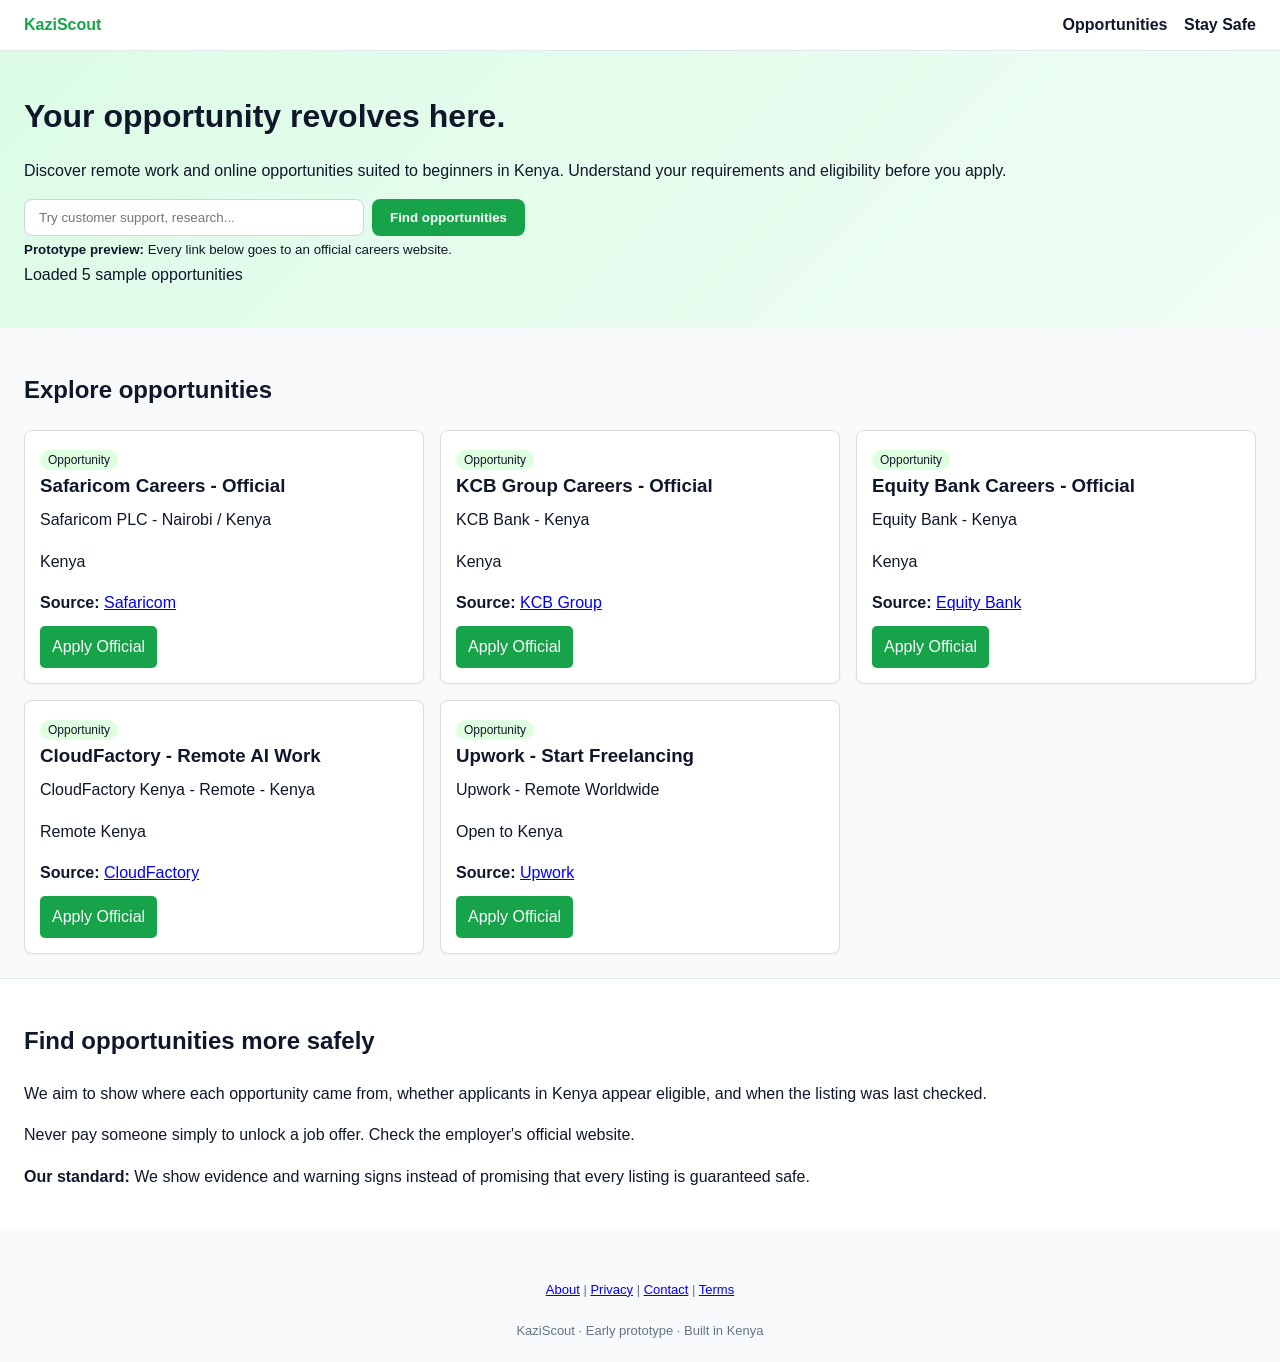
<file: index.html>
<!DOCTYPE html>
<html lang="en">
<head>
  <script async src="https://pagead2.googlesyndication.com/pagead/js/adsbygoogle.js?client=ca-pub-7596877370204478" crossorigin="anonymous"></script>
<meta charset="UTF-8">
<meta name="viewport" content="width=device-width, initial-scale=1.0">
<title>KaziScout</title>
<link rel="stylesheet" href="style.css">
</head>
<body>
<header>
  <div class="logo">KaziScout</div>
  <nav><a href="#jobs">Opportunities</a> <a href="#safe">Stay Safe</a></nav>
</header>
<section class="hero">
  <h1>Your opportunity revolves here.</h1>
  <p>Discover remote work and online opportunities suited to beginners in Kenya. Understand your requirements and eligibility before you apply.</p>
  <form id="search-form">
    <input id="search-input" type="text" placeholder="Try customer support, research...">
    <button type="submit">Find opportunities</button>
  </form>
  <small><strong>Prototype preview:</strong> Every link below goes to an official careers website.</small>
  <div id="search-status"></div>
</section>

<section id="jobs">
  <h2>Explore opportunities</h2>
  <div class="jobs"></div>
</section>

<section id="safe">
  <h2>Find opportunities more safely</h2>
  <p>We aim to show where each opportunity came from, whether applicants in Kenya appear eligible, and when the listing was last checked.</p>
  <p>Never pay someone simply to unlock a job offer. Check the employer's official website.</p>
  <p><strong>Our standard:</strong> We show evidence and warning signs instead of promising that every listing is guaranteed safe.</p>
</section>
<footer style="text-align:center;padding:20px;margin-top:30px">
<a href="about.html">About</a> | <a href="privacy.html">Privacy</a> | <a href="contact.html">Contact</a> | <a href="terms.html">Terms</a>
<br><br>KaziScout · Early prototype · Built in Kenya
</footer>
<script src="script.js"></script>
</body>
</html>
</file>
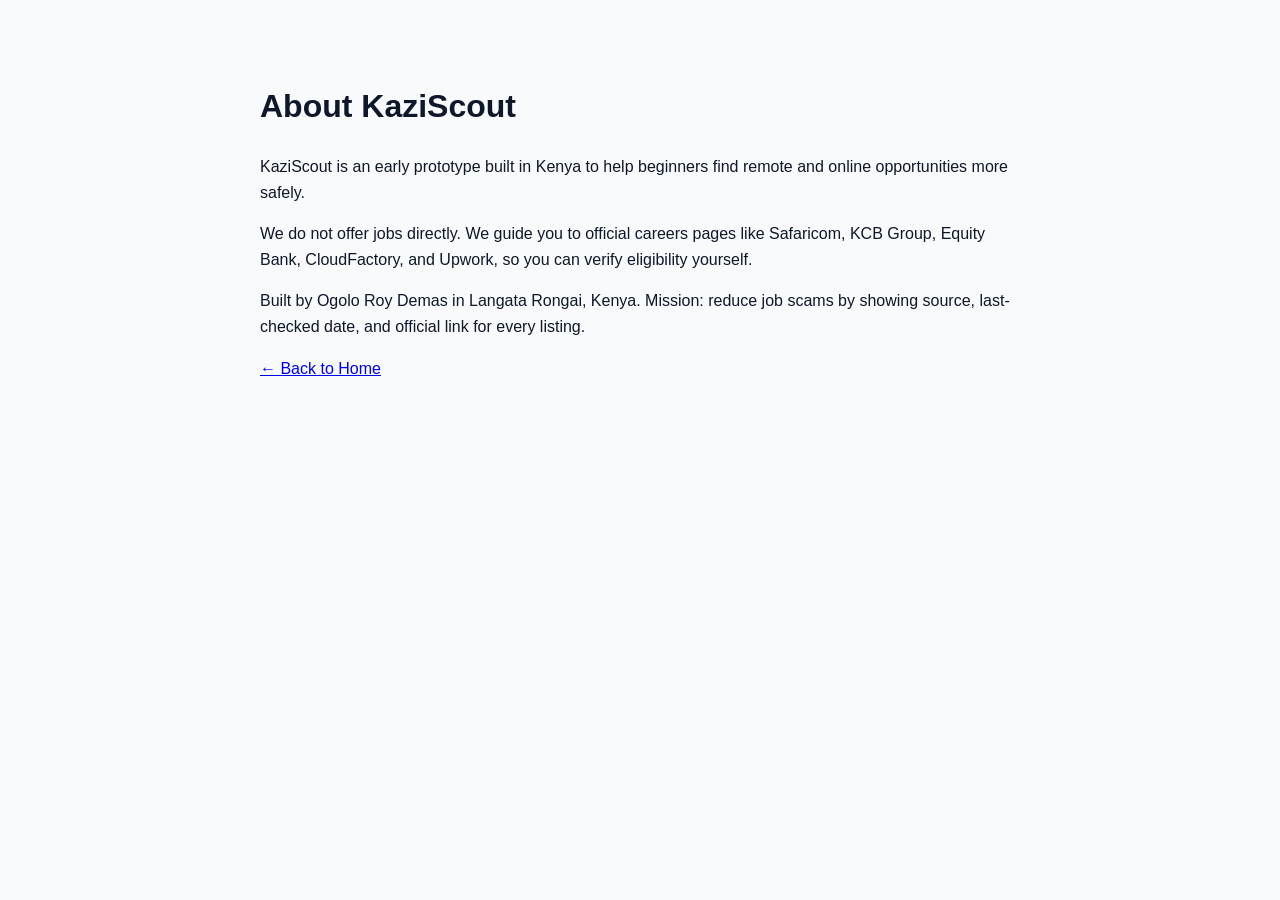
<file: about.html>
<!DOCTYPE html><html><head><title>About - KaziScout</title><link rel="stylesheet" href="style.css"></head>
<body style="max-width:800px;margin:40px auto;padding:20px;font-family:Arial">
<h1>About KaziScout</h1>
<p>KaziScout is an early prototype built in Kenya to help beginners find remote and online opportunities more safely.</p>
<p>We do not offer jobs directly. We guide you to official careers pages like Safaricom, KCB Group, Equity Bank, CloudFactory, and Upwork, so you can verify eligibility yourself.</p>
<p>Built by Ogolo Roy Demas in Langata Rongai, Kenya. Mission: reduce job scams by showing source, last-checked date, and official link for every listing.</p>
<p><a href="index.html">← Back to Home</a></p></body></html>
</file>
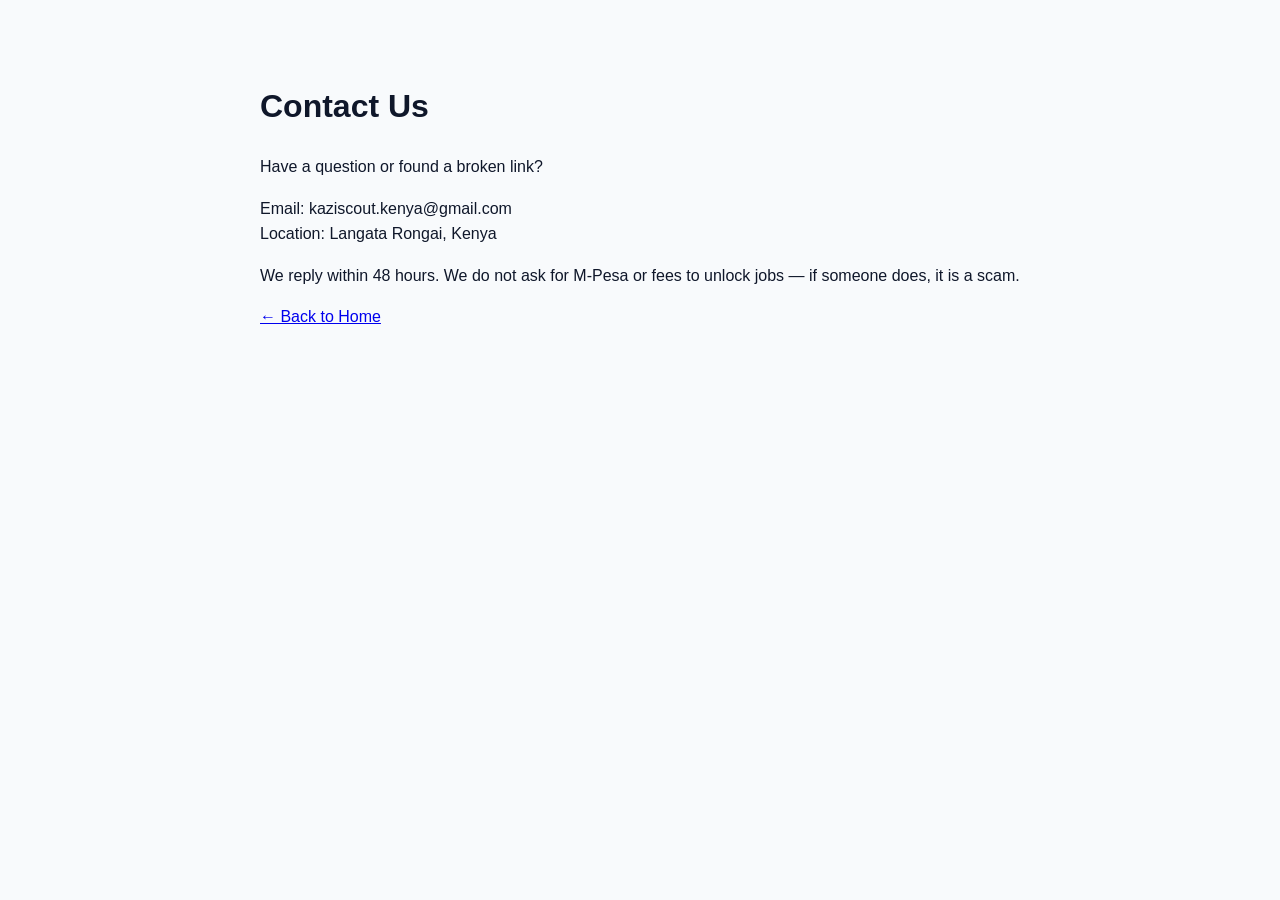
<file: contact.html>
<!DOCTYPE html><html><head><title>Contact - KaziScout</title><link rel="stylesheet" href="style.css"></head>
<body style="max-width:800px;margin:40px auto;padding:20px;font-family:Arial">
<h1>Contact Us</h1>
<p>Have a question or found a broken link?</p>
<p>Email: kaziscout.kenya@gmail.com<br>Location: Langata Rongai, Kenya</p>
<p>We reply within 48 hours. We do not ask for M-Pesa or fees to unlock jobs — if someone does, it is a scam.</p>
<p><a href="index.html">← Back to Home</a></p></body></html>
</file>
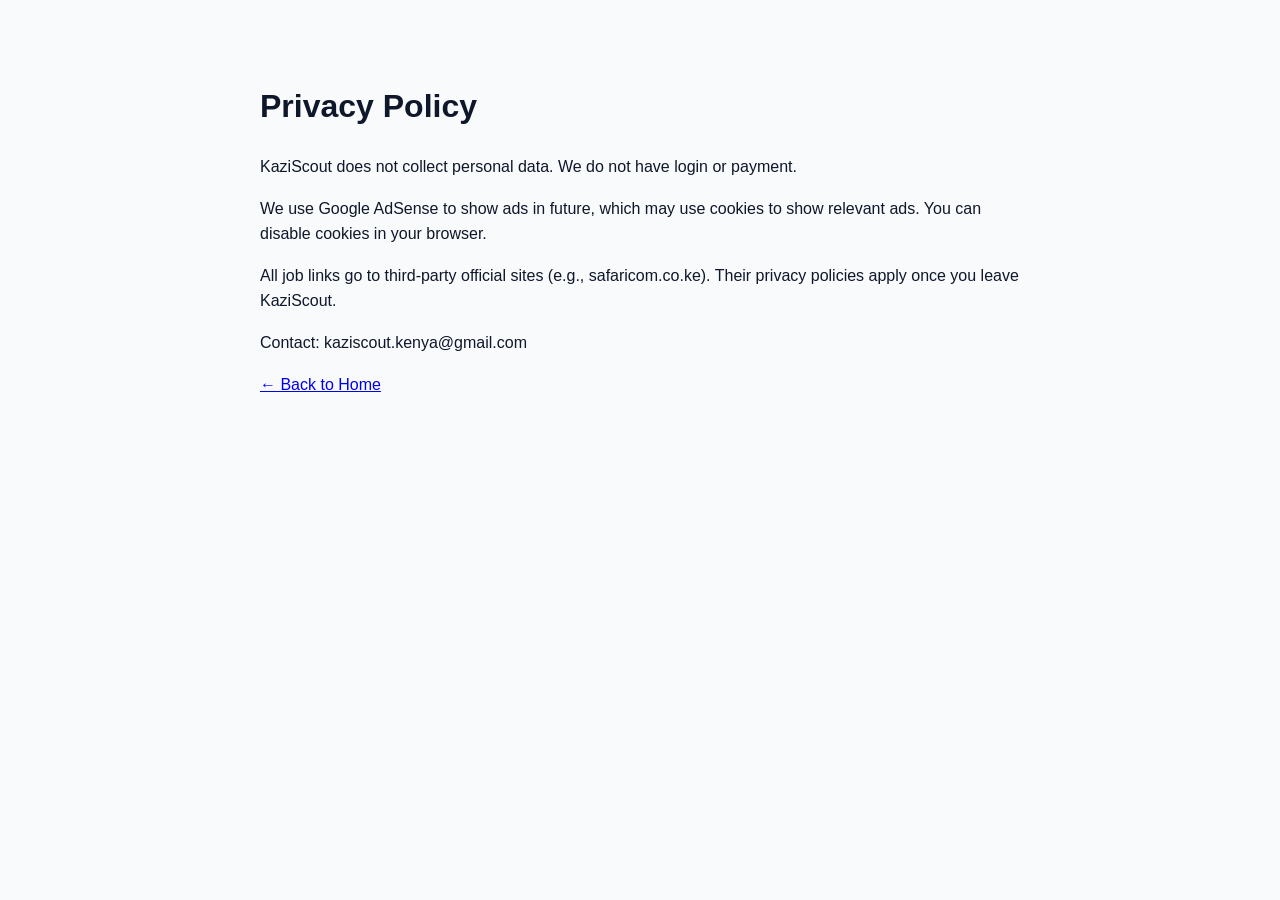
<file: privacy.html>
<!DOCTYPE html><html><head><title>Privacy - KaziScout</title><link rel="stylesheet" href="style.css"></head>
<body style="max-width:800px;margin:40px auto;padding:20px;font-family:Arial">
<h1>Privacy Policy</h1>
<p>KaziScout does not collect personal data. We do not have login or payment.</p>
<p>We use Google AdSense to show ads in future, which may use cookies to show relevant ads. You can disable cookies in your browser.</p>
<p>All job links go to third-party official sites (e.g., safaricom.co.ke). Their privacy policies apply once you leave KaziScout.</p>
<p>Contact: kaziscout.kenya@gmail.com</p>
<p><a href="index.html">← Back to Home</a></p></body></html>
</file>
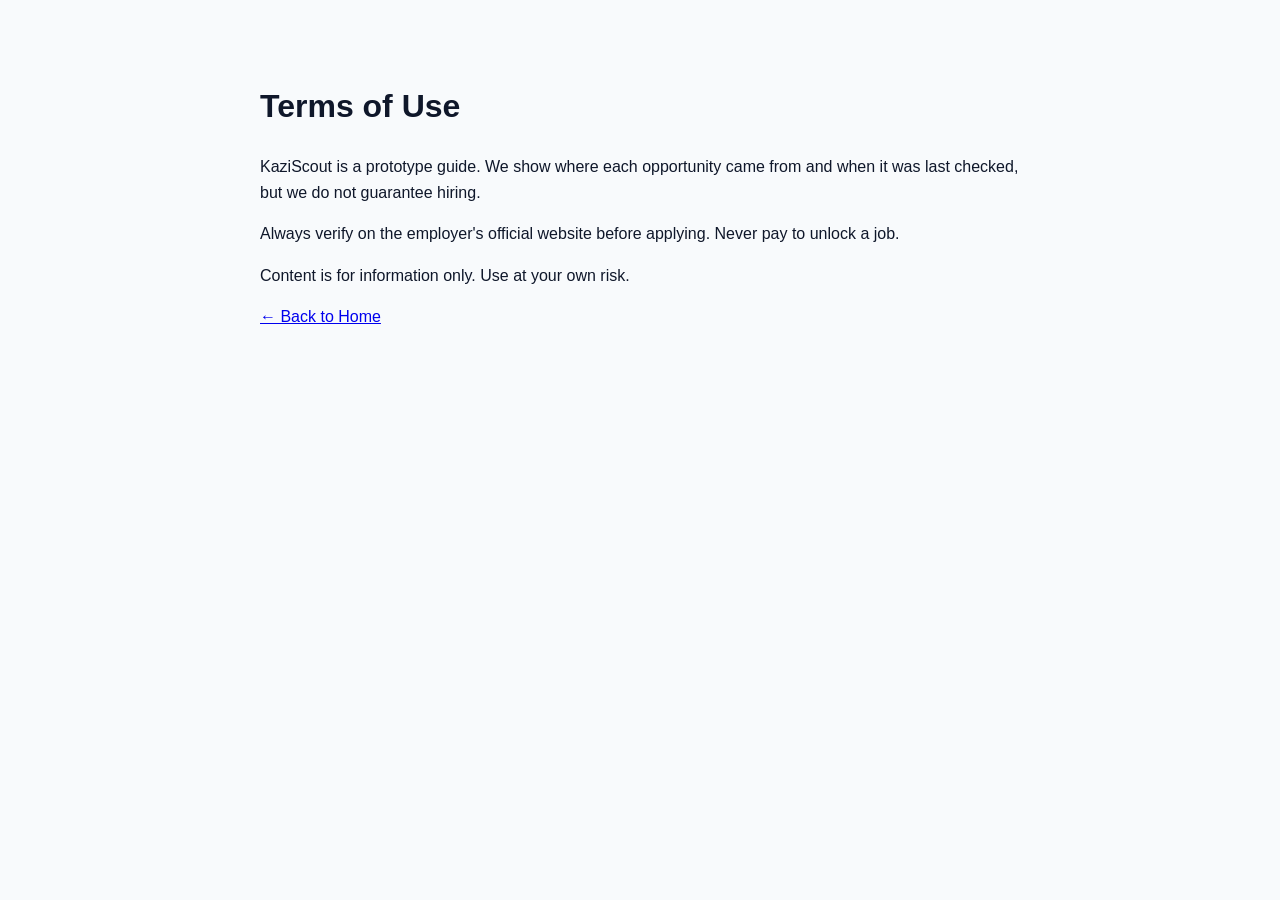
<file: terms.html>
<!DOCTYPE html><html><head><title>Terms - KaziScout</title><link rel="stylesheet" href="style.css"></head>
<body style="max-width:800px;margin:40px auto;padding:20px;font-family:Arial">
<h1>Terms of Use</h1>
<p>KaziScout is a prototype guide. We show where each opportunity came from and when it was last checked, but we do not guarantee hiring.</p>
<p>Always verify on the employer's official website before applying. Never pay to unlock a job.</p>
<p>Content is for information only. Use at your own risk.</p>
<p><a href="index.html">← Back to Home</a></p></body></html>
</file>
<file: style.css>
*{box-sizing:border-box}body{font-family:Arial,sans-serif;margin:0;background:#f8fafc;color:#0f172a;line-height:1.6}
header{background:#ffffff;padding:12px 24px;display:flex;justify-content:space-between;border-bottom:1px solid #e2e8f0;position:sticky;top:0}
.logo{font-weight:800;color:#16a34a}nav a{margin-left:12px;text-decoration:none;color:#0f172a;font-weight:600}
.hero{padding:40px 24px;background:linear-gradient(135deg,#dcfce7,#f0fdf4)}
.hero h1{font-size:32px;margin:0 0 12px}#search-form{margin-top:16px;display:flex;gap:8px}
#search-form input{padding:10px 14px;border:1px solid #cbd5e1;border-radius:8px;flex:1;max-width:340px}
#search-form button{background:#16a34a;color:white;border:none;padding:10px 18px;border-radius:8px;cursor:pointer;font-weight:700}
#jobs{padding:24px}.jobs{display:grid;grid-template-columns:repeat(auto-fill,minmax(300px,1fr));gap:16px;margin-top:16px}
.job-card{background:white;border:1px solid #e2e8f0;border-radius:12px;padding:16px;box-shadow:0 1px 3px rgba(0,0,0,0.05)}
.job-card h3{margin:0 0 6px}.job-type{color:#64748b;font-size:14px}.tags{margin:8px 0}.tag{background:#dcfce7;color:#166534;padding:4px 8px;border-radius:20px;font-size:12px;margin-right:6px;display:inline-block}
.verification{background:#fffbeb;border:1px solid #fde68a;padding:8px;border-radius:8px;font-size:13px;margin-top:10px}
.demo-label{background:#fef3c7;color:#92400e;font-size:11px;padding:3px 6px;border-radius:4px;font-weight:700}
#safe{padding:24px;background:#ffffff;border-top:1px solid #e2e8f0}footer{padding:16px 24px;text-align:center;color:#64748b;font-size:13px}
</file>
